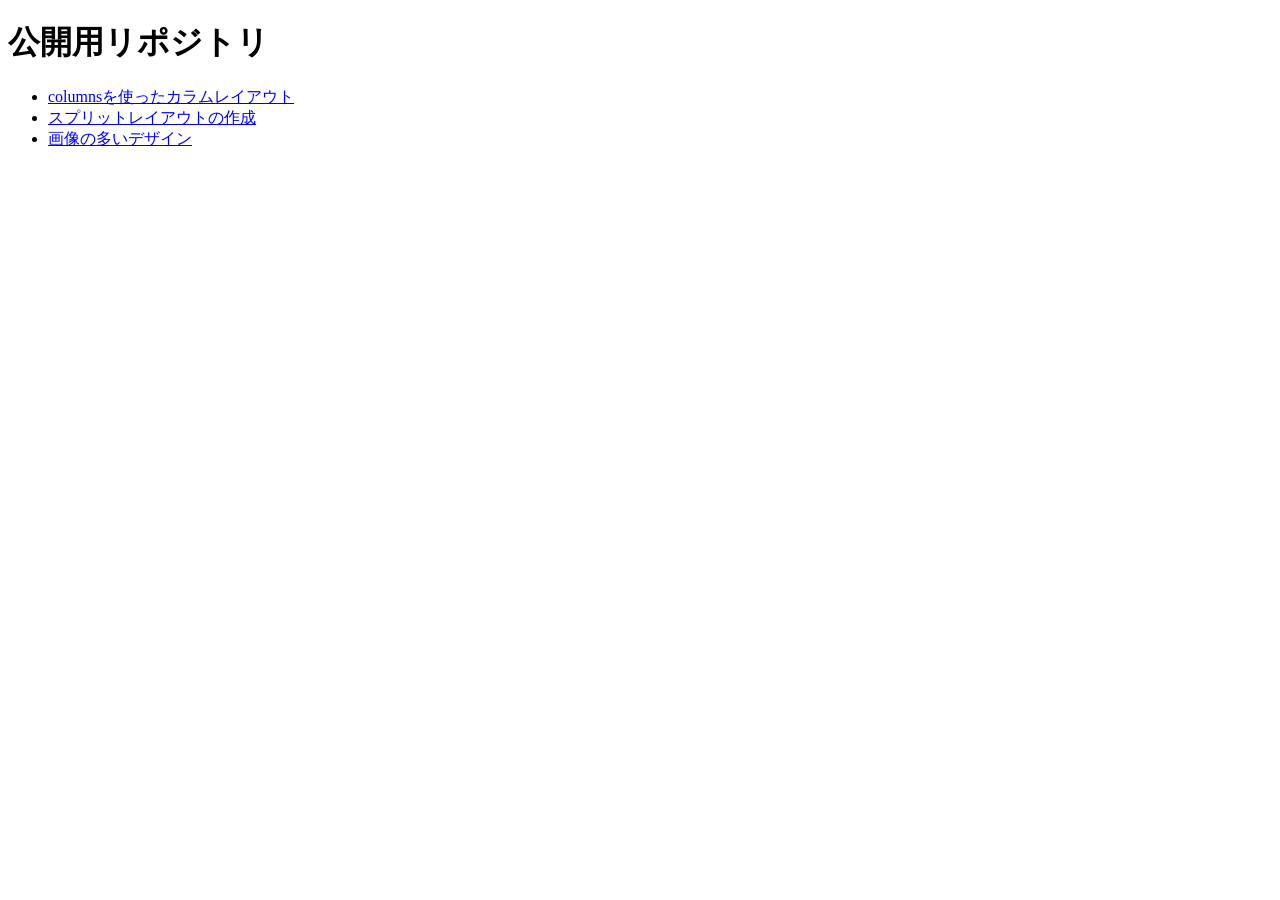
<file: index.html>
<!DOCTYPE html>
<html lang="ja">
<head>
  <meta charset="UTF-8">
  <meta name="viewport" content="width=device-width, initial-scale=1.0">
  <title>公開用リポジトリ</title>
</head>
<body>
  <h1>公開用リポジトリ</h1>
  <ul>
    <li><a href="columns/" target="_blank">columnsを使ったカラムレイアウト</a></li>
    <li><a href="sprit/">スプリットレイアウトの作成</a></li>
    <li><a href="cateva/">画像の多いデザイン</a></li>
  </ul>
</body>
</html>
</file>
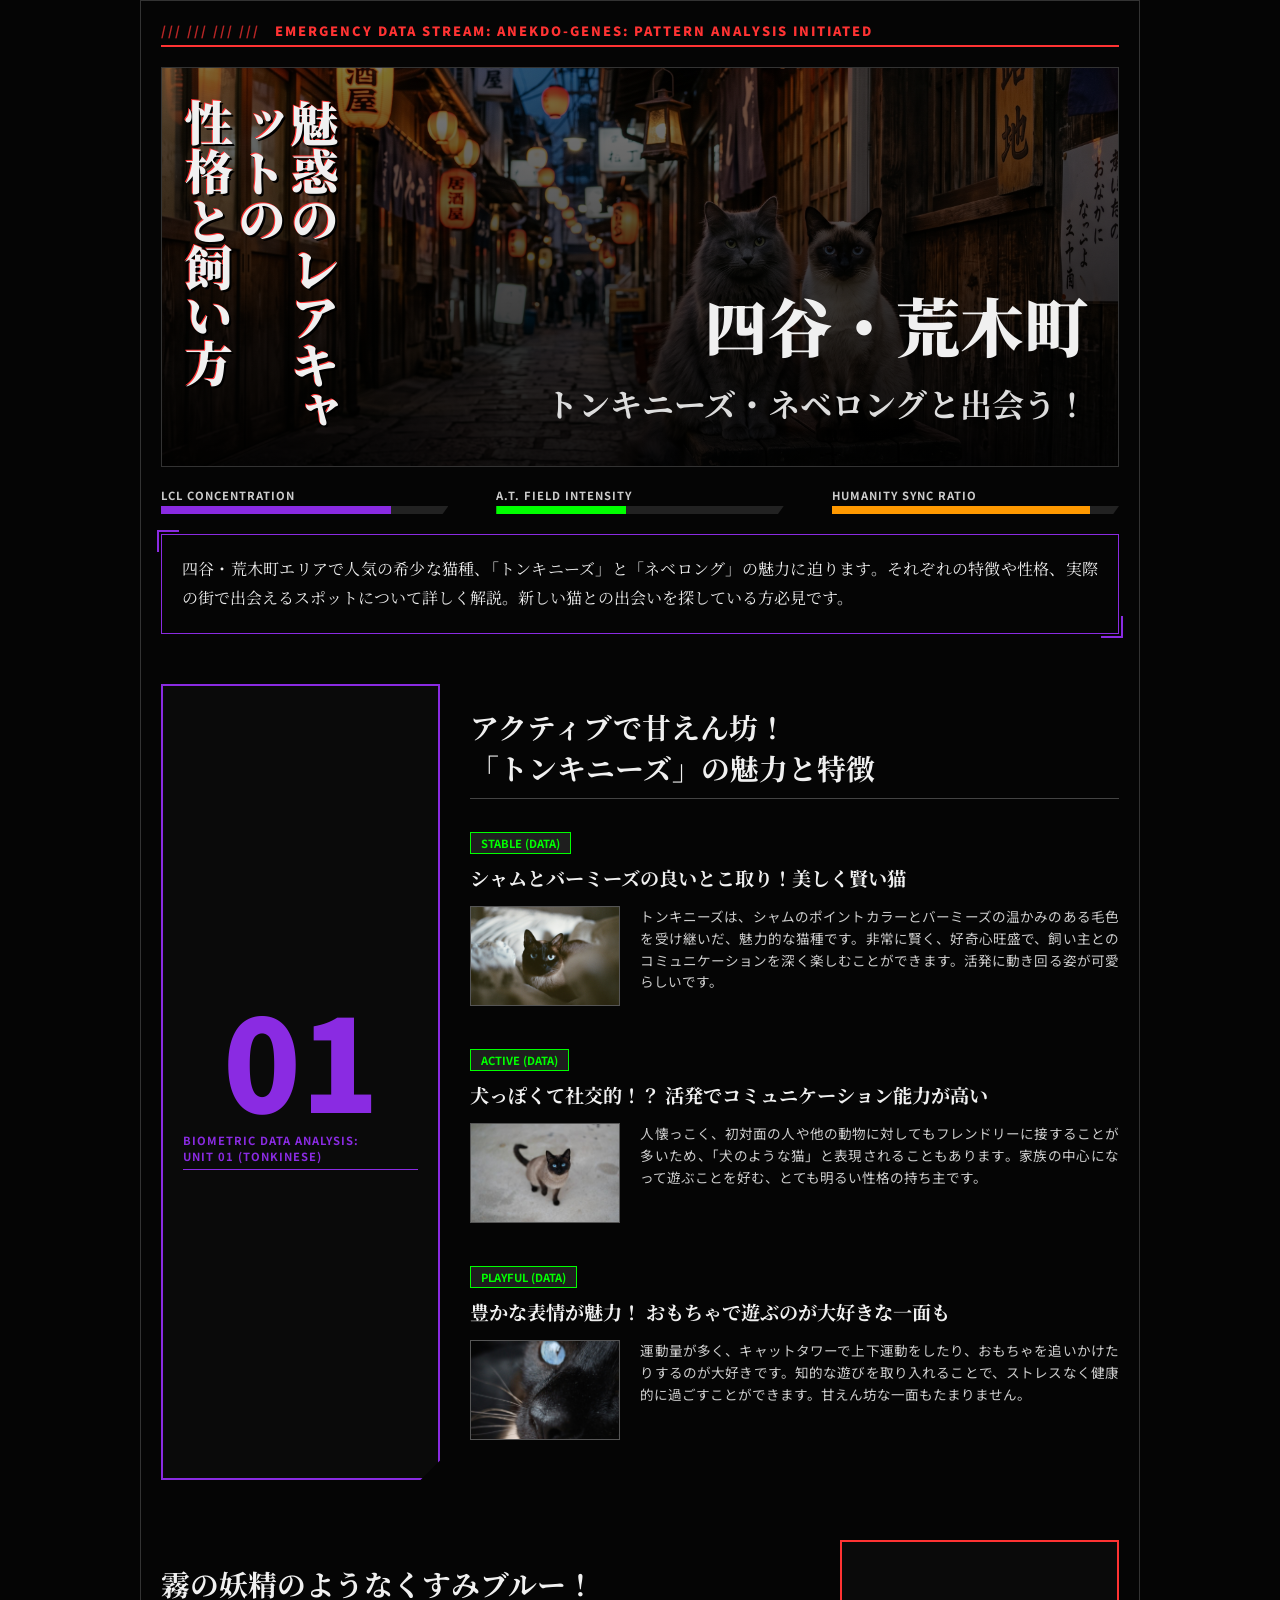
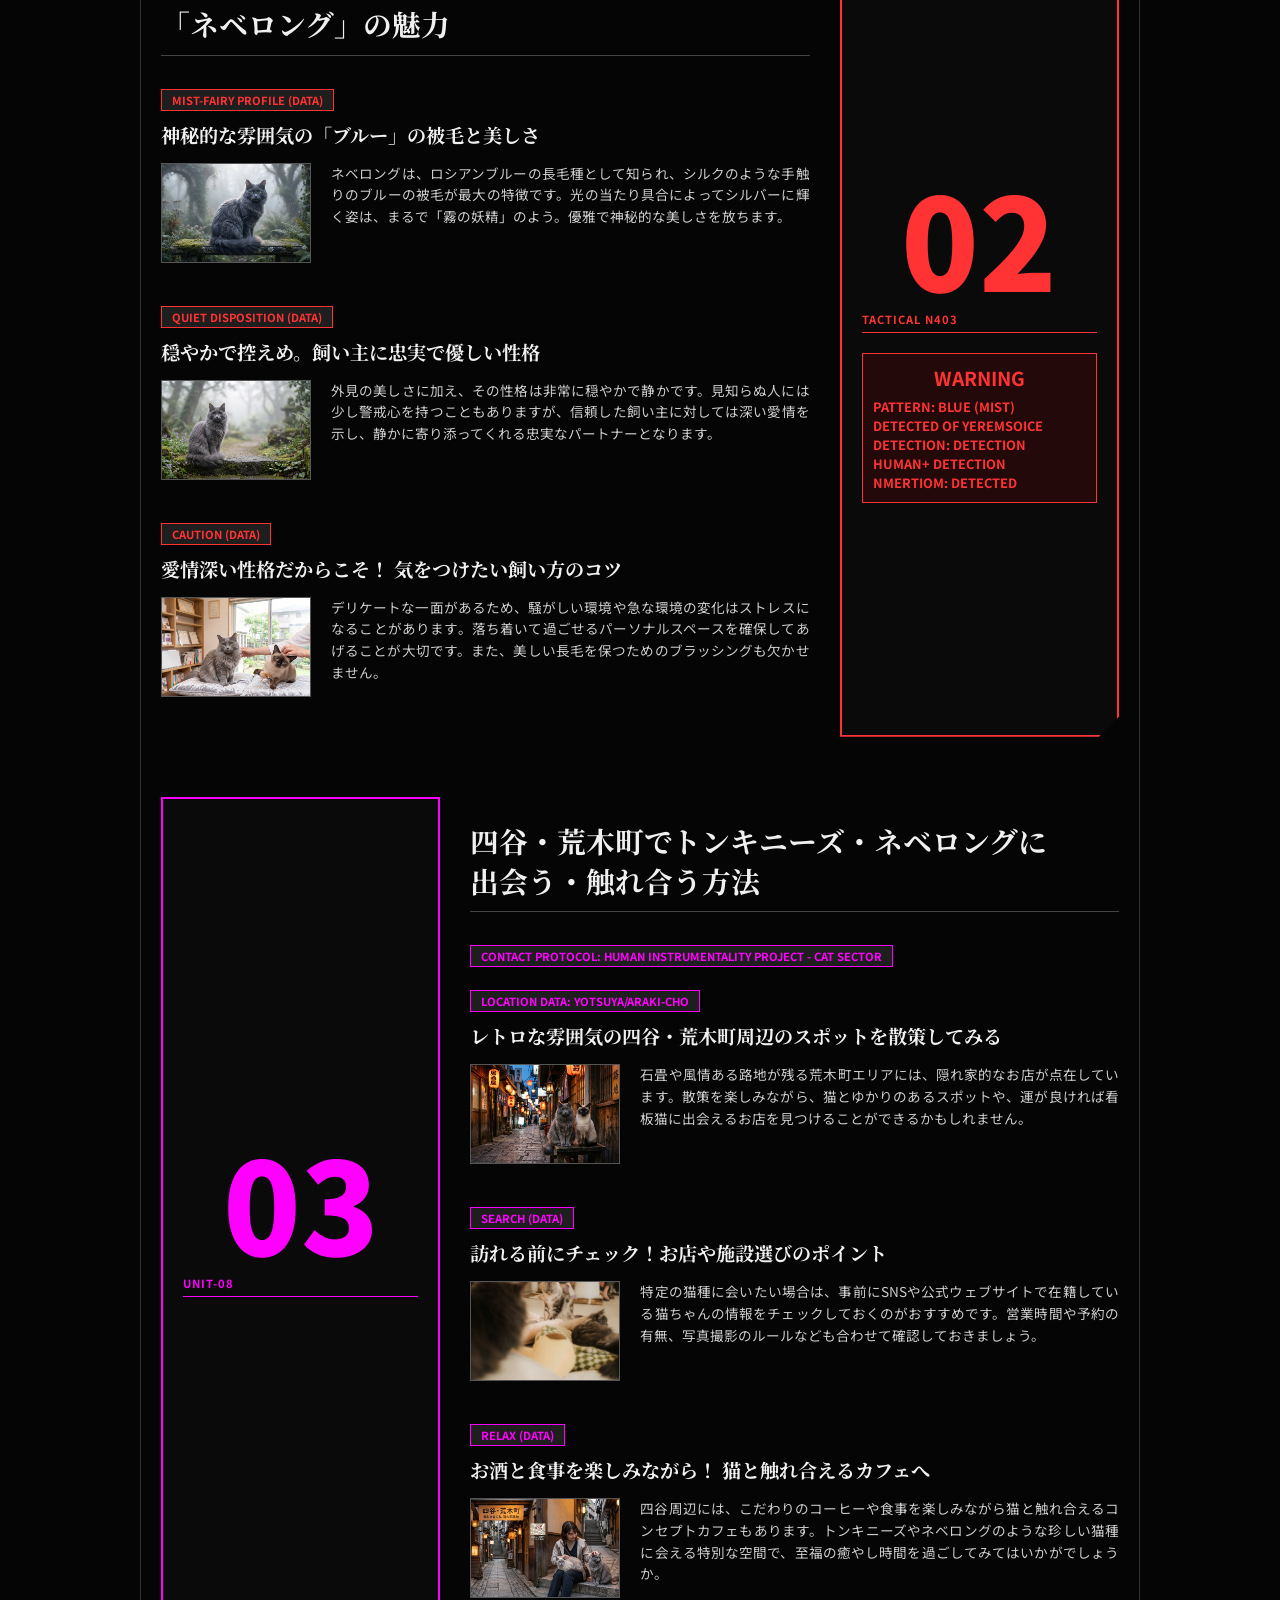
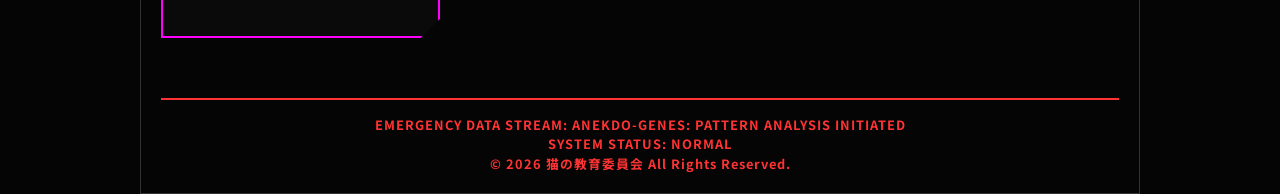
<file: cateva/index.html>
<!DOCTYPE html>
<html lang="ja">
<head>
    <meta charset="UTF-8">
    <meta name="viewport" content="width=device-width, initial-scale=1.0">
    <title>魅惑のレアキャットの性格と飼い方</title>
    <link rel="stylesheet" href="css/style.css">
</head>
<body>

<div class="eva-container">
  
  <div class="data-stream">EMERGENCY DATA STREAM: ANEKDO-GENES: PATTERN ANALYSIS INITIATED</div>

  <header class="eva-header">
    <div class="hero-section">
      <div class="title-vertical">魅惑のレアキャットの<br>性格と飼い方</div>
      <div class="main-title-wrap">
        <h1>四谷・荒木町</h1>
        <h2>トンキニーズ・ネベロングと出会う！</h2>
      </div>
    </div>

    <div class="status-bars">
      <div class="bar-container">
        <div class="bar-label">LCL CONCENTRATION</div>
        <div class="bar"><div class="bar-fill fill-purple"></div></div>
      </div>
      <div class="bar-container">
        <div class="bar-label">A.T. FIELD INTENSITY</div>
        <div class="bar"><div class="bar-fill fill-green"></div></div>
      </div>
      <div class="bar-container">
        <div class="bar-label">HUMANITY SYNC RATIO</div>
        <div class="bar"><div class="bar-fill fill-orange"></div></div>
      </div>
    </div>

    <div class="intro-text">
      四谷・荒木町エリアで人気の希少な猫種、「トンキニーズ」と「ネベロング」の魅力に迫ります。それぞれの特徴や性格、実際の街で出会えるスポットについて詳しく解説。新しい猫との出会いを探している方必見です。
    </div>
  </header>

  <!-- Section 01 -->
  <section class="eva-section">
    <div class="ui-panel purple">
      <div class="huge-number">01</div>
      <div class="ui-subtext">BIOMETRIC DATA ANALYSIS:<br>UNIT 01 (TONKINESE)</div>
    </div>
    
    <div class="content-panel">
      <h2 class="section-title">アクティブで甘えん坊！<br>「トンキニーズ」の魅力と特徴</h2>
      
      <div class="feature-item">
        <div class="data-tag tag-green">STABLE (DATA)</div>
        <h3>シャムとバーミーズの良いとこ取り！美しく賢い猫</h3>
        <div class="item-content">
          <img src="img/maude-frederique-lavoie-QVDOvNXw_Qo-unsplash.jpg" alt="美しい毛並みを持つトンキニーズの顔のアップ" class="item-img">
          <div class="item-text">
            トンキニーズは、シャムのポイントカラーとバーミーズの温かみのある毛色を受け継いだ、魅力的な猫種です。非常に賢く、好奇心旺盛で、飼い主とのコミュニケーションを深く楽しむことができます。活発に動き回る姿が可愛らしいです。
          </div>
        </div>
      </div>

      <div class="feature-item">
        <div class="data-tag tag-green">ACTIVE (DATA)</div>
        <h3>犬っぽくて社交的！？ 活発でコミュニケーション能力が高い</h3>
        <div class="item-content">
          <img src="img/pexels-aloevera-14475301.jpg" alt="飼い主に遊んでもらって喜ぶトンキニーズ" class="item-img">
          <div class="item-text">
            人懐っこく、初対面の人や他の動物に対してもフレンドリーに接することが多いため、「犬のような猫」と表現されることもあります。家族の中心になって遊ぶことを好む、とても明るい性格の持ち主です。
          </div>
        </div>
      </div>

      <div class="feature-item">
        <div class="data-tag tag-green">PLAYFUL (DATA)</div>
        <h3>豊かな表情が魅力！ おもちゃで遊ぶのが大好きな一面も</h3>
        <div class="item-content">
          <img src="img/amy-dsouza-rBNJE0HBYuk-unsplash.jpg" alt="おもちゃに夢中になって遊ぶ活発なトンキニーズ" class="item-img">
          <div class="item-text">
            運動量が多く、キャットタワーで上下運動をしたり、おもちゃを追いかけたりするのが大好きです。知的な遊びを取り入れることで、ストレスなく健康的に過ごすことができます。甘えん坊な一面もたまりません。
          </div>
        </div>
      </div>
    </div>
  </section>

  <!-- Section 02 -->
  <section class="eva-section reverse">
    <div class="ui-panel red">
      <div class="huge-number">02</div>
      <div class="ui-subtext">TACTICAL N403</div>
      <div class="warning-box">
        <div class="warning-title">WARNING</div>
        PATTERN: BLUE (MIST)<br>
        DETECTED OF YEREMSOICE<br>
        DETECTION: DETECTION<br>
        HUMAN+ DETECTION<br>
        NMERTIOM: DETECTED
      </div>
    </div>
    
    <div class="content-panel">
      <h2 class="section-title">霧の妖精のようなくすみブルー！<br>「ネベロング」の魅力</h2>
      
      <div class="feature-item">
        <div class="data-tag tag-red">MIST-FAIRY PROFILE (DATA)</div>
        <h3>神秘的な雰囲気の「ブルー」の被毛と美しさ</h3>
        <div class="item-content">
          <img src="img/Gemini_Generated_Image_9v4jvm9v4jvm9v4j.jpg" alt="光沢のあるブルーの長毛が美しいネベロング" class="item-img">
          <div class="item-text">
            ネベロングは、ロシアンブルーの長毛種として知られ、シルクのような手触りのブルーの被毛が最大の特徴です。光の当たり具合によってシルバーに輝く姿は、まるで「霧の妖精」のよう。優雅で神秘的な美しさを放ちます。
          </div>
        </div>
      </div>

      <div class="feature-item">
        <div class="data-tag tag-red">QUIET DISPOSITION (DATA)</div>
        <h3>穏やかで控えめ。飼い主に忠実で優しい性格</h3>
        <div class="item-content">
          <img src="img/Gemini_Generated_Image_b4o4kkb4o4kkb4o4.jpg" alt="静かに飼い主に寄り添う穏やかなネベロング" class="item-img">
          <div class="item-text">
            外見の美しさに加え、その性格は非常に穏やかで静かです。見知らぬ人には少し警戒心を持つこともありますが、信頼した飼い主に対しては深い愛情を示し、静かに寄り添ってくれる忠実なパートナーとなります。
          </div>
        </div>
      </div>

      <div class="feature-item">
        <div class="data-tag tag-red">CAUTION (DATA)</div>
        <h3>愛情深い性格だからこそ！ 気をつけたい飼い方のコツ</h3>
        <div class="item-content">
          <img src="img/Gemini_Generated_Image_wl541lwl541lwl54.jpg" alt="落ち着いた空間でリラックスするネベロング" class="item-img">
          <div class="item-text">
            デリケートな一面があるため、騒がしい環境や急な環境の変化はストレスになることがあります。落ち着いて過ごせるパーソナルスペースを確保してあげることが大切です。また、美しい長毛を保つためのブラッシングも欠かせません。
          </div>
        </div>
      </div>
    </div>
  </section>

  <!-- Section 03 -->
  <section class="eva-section">
    <div class="ui-panel pink">
      <div class="huge-number">03</div>
      <div class="ui-subtext">UNIT-08</div>
    </div>
    
    <div class="content-panel">
      <h2 class="section-title">四谷・荒木町でトンキニーズ・ネベロングに<br>出会う・触れ合う方法</h2>
      <div class="data-tag tag-pink" style="margin-bottom: 20px;">CONTACT PROTOCOL: HUMAN INSTRUMENTALITY PROJECT - CAT SECTOR</div>
      
      <div class="feature-item">
        <div class="data-tag tag-pink">LOCATION DATA: YOTSUYA/ARAKI-CHO</div>
        <h3>レトロな雰囲気の四谷・荒木町周辺のスポットを散策してみる</h3>
        <div class="item-content">
          <img src="img/Gemini_Generated_Image_eb77r5eb77r5eb77.jpg" alt="四谷・荒木町の風情ある石畳の路地" class="item-img">
          <div class="item-text">
            石畳や風情ある路地が残る荒木町エリアには、隠れ家的なお店が点在しています。散策を楽しみながら、猫とゆかりのあるスポットや、運が良ければ看板猫に出会えるお店を見つけることができるかもしれません。
          </div>
        </div>
      </div>

      <div class="feature-item">
        <div class="data-tag tag-pink">SEARCH (DATA)</div>
        <h3>訪れる前にチェック！お店や施設選びのポイント</h3>
        <div class="item-content">
          <img src="img/madeline-liu-d93iXCKlbBg-unsplash.jpg" alt="スマートフォンでお店の情報を調べる様子" class="item-img">
          <div class="item-text">
            特定の猫種に会いたい場合は、事前にSNSや公式ウェブサイトで在籍している猫ちゃんの情報をチェックしておくのがおすすめです。営業時間や予約の有無、写真撮影のルールなども合わせて確認しておきましょう。
          </div>
        </div>
      </div>

      <div class="feature-item">
        <div class="data-tag tag-pink">RELAX (DATA)</div>
        <h3>お酒と食事を楽しみながら！ 猫と触れ合えるカフェへ</h3>
        <div class="item-content">
          <img src="img/Gemini_Generated_Image_qaxc3lqaxc3lqaxc.jpg" alt="コーヒーとくつろぐ店内の猫" class="item-img">
          <div class="item-text">
            四谷周辺には、こだわりのコーヒーや食事を楽しみながら猫と触れ合えるコンセプトカフェもあります。トンキニーズやネベロングのような珍しい猫種に会える特別な空間で、至福の癒やし時間を過ごしてみてはいかがでしょうか。
          </div>
        </div>
      </div>
    </div>
  </section>

  <footer class="eva-footer">
    EMERGENCY DATA STREAM: ANEKDO-GENES: PATTERN ANALYSIS INITIATED<br>
    SYSTEM STATUS: NORMAL<br>
    &copy; 2026 猫の教育委員会 All Rights Reserved.
  </footer>

</div>

</body>
</html>
</file>
<file: cateva/css/style.css>
@charset "utf-8";
@import url('https://fonts.googleapis.com/css2?family=Noto+Serif+JP:wght@700;900&family=Noto+Sans+JP:wght@400;700;900&display=swap');

:root {
  --bg-color: #050505;
  --text-main: #f0f0f0;
  --purple: #8a2be2;
  --green: #00ff00;
  --red: #ff3333;
  --orange: #ff9900;
  --pink: #ff00ff;
  --border-dim: #333;
  --font-mincho: 'Noto Serif JP', serif;
  --font-gothic: 'Noto Sans JP', sans-serif;
}

body {
  background-color: var(--bg-color);
  color: var(--text-main);
  font-family: var(--font-gothic);
  margin: 0;
  padding: 0;
  box-sizing: border-box;
  overflow-x: hidden;
}

* { box-sizing: inherit; }

img {
  max-width: 100%;
  height: auto;
  vertical-align: bottom;
}

.eva-container {
  max-width: 1000px;
  margin: 0 auto;
  padding: 20px;
  border: 1px solid var(--border-dim);
  position: relative;
}

/* 警告ストリーム（上部・下部） */
.data-stream {
  color: var(--red);
  font-size: 0.8rem;
  font-weight: 900;
  letter-spacing: 2px;
  border-bottom: 2px solid var(--red);
  padding-bottom: 5px;
  margin-bottom: 20px;
  display: flex;
  align-items: center;
}
.data-stream::before {
  content: "/// /// /// ///";
  margin-right: 15px;
  opacity: 0.7;
}

/* ヘッダーエリア */
.hero-section {
  position: relative;
  height: 400px;
  /* CSSファイルがcssフォルダ内にある想定のパス */
  background: linear-gradient(rgba(0,0,0,0.5), rgba(0,0,0,0.9)), url('../img/Gemini_Generated_Image_eb77r5eb77r5eb77.jpg') center/cover;
  border: 1px solid var(--border-dim);
  padding: 30px;
  display: flex;
  flex-direction: column;
  justify-content: flex-end;
}

.title-vertical {
  position: absolute;
  top: 30px;
  left: 20px;
  writing-mode: vertical-rl;
  font-family: var(--font-mincho);
  font-size: 3rem;
  font-weight: 900;
  text-shadow: 2px 2px 0 #000, -1px -1px 0 var(--red);
  line-height: 1.1;
}

.main-title-wrap {
  text-align: right;
  font-family: var(--font-mincho);
}
.main-title-wrap h1 {
  font-size: 4rem;
  margin: 0;
  font-weight: 900;
}
.main-title-wrap h2 {
  font-size: 2rem;
  margin: 10px 0;
  color: #ddd;
}

/* ステータスバー */
.status-bars {
  display: flex;
  justify-content: space-between;
  margin: 20px 0;
  font-family: var(--font-gothic);
  font-size: 0.7rem;
  font-weight: bold;
  letter-spacing: 1px;
}
.bar-container {
  width: 30%;
}
.bar-label { margin-bottom: 3px; color: #ccc; }
.bar {
  height: 8px;
  background: #222;
  position: relative;
  clip-path: polygon(0 0, 100% 0, 98% 100%, 0% 100%);
}
.bar-fill { height: 100%; }
.fill-purple { width: 80%; background-color: var(--purple); }
.fill-green { width: 45%; background-color: var(--green); }
.fill-orange { width: 90%; background-color: var(--orange); }

/* 導入テキスト */
.intro-text {
  border: 1px solid var(--purple);
  padding: 20px;
  font-family: var(--font-mincho);
  line-height: 1.8;
  text-align: justify;
  position: relative;
  margin-bottom: 50px;
}
/* カッコ（「」）のような装飾 */
.intro-text::before, .intro-text::after {
  content: '';
  position: absolute;
  width: 20px; height: 20px;
  border: 2px solid var(--purple);
}
.intro-text::before { top: -5px; left: -5px; border-right: none; border-bottom: none; }
.intro-text::after { bottom: -5px; right: -5px; border-left: none; border-top: none; }

/* セクション共通レイアウト */
.eva-section {
  display: flex;
  gap: 30px;
  margin-bottom: 60px;
}
.eva-section.reverse {
  flex-direction: row-reverse;
}

/* UIパネル */
.ui-panel {
  width: 30%;
  border: 2px solid;
  padding: 20px;
  position: relative;
  clip-path: polygon(0 0, 100% 0, 100% calc(100% - 20px), calc(100% - 20px) 100%, 0 100%);
  display: flex;
  flex-direction: column;
  justify-content: center;
  background: rgba(255,255,255,0.02);
}
.ui-panel.purple { border-color: var(--purple); color: var(--purple); }
.ui-panel.red { border-color: var(--red); color: var(--red); }
.ui-panel.pink { border-color: var(--pink); color: var(--pink); }

.huge-number {
  font-size: 8rem;
  font-weight: 900;
  line-height: 1;
  font-family: var(--font-gothic);
  text-align: center;
}
.ui-subtext {
  font-size: 0.7rem;
  letter-spacing: 1px;
  font-weight: bold;
  text-transform: uppercase;
  margin-top: 10px;
  border-bottom: 1px solid currentColor;
  padding-bottom: 5px;
}

/* 警告ボックス */
.warning-box {
  margin-top: 20px;
  border: 1px solid var(--red);
  padding: 10px;
  background: rgba(255,0,0,0.1);
  color: var(--red);
  font-size: 0.8rem;
  font-weight: bold;
}
.warning-title { font-size: 1.2rem; text-align: center; margin-bottom: 5px; }

/* コンテンツパネル */
.content-panel {
  width: 70%;
}
.section-title {
  font-family: var(--font-mincho);
  font-size: 1.8rem;
  border-bottom: 1px solid #444;
  padding-bottom: 10px;
  margin-bottom: 30px;
  line-height: 1.4;
}

.feature-item {
  margin-bottom: 40px;
}
.data-tag {
  display: inline-block;
  border: 1px solid;
  padding: 2px 10px;
  font-size: 0.7rem;
  font-weight: bold;
  margin-bottom: 10px;
  background: rgba(255,255,255,0.1);
}
.tag-green { border-color: var(--green); color: var(--green); }
.tag-red { border-color: var(--red); color: var(--red); }
.tag-pink { border-color: var(--pink); color: var(--pink); }

.feature-item h3 {
  font-family: var(--font-mincho);
  font-size: 1.2rem;
  margin: 0 0 15px 0;
}

.item-content {
  display: flex;
  gap: 20px;
}
.item-img {
  width: 150px;
  height: 100px;
  background: #333;
  object-fit: cover;
  border: 1px solid #555;
}
.item-text {
  flex: 1;
  font-size: 0.85rem;
  line-height: 1.6;
  color: #ccc;
  text-align: justify;
}

/* フッター */
.eva-footer {
  border-top: 2px solid var(--red);
  padding-top: 15px;
  color: var(--red);
  font-size: 0.8rem;
  font-weight: bold;
  letter-spacing: 1px;
  line-height: 1.5;
  text-align: center;
}

@media (max-width: 768px) {
  .eva-section, .eva-section.reverse {
    flex-direction: column;
  }
  .ui-panel, .content-panel {
    width: 100%;
  }
  .item-content {
    flex-direction: column;
  }
  .item-img {
    width: 100%;
    height: auto;
    aspect-ratio: 16/9;
  }
  .title-vertical {
    position: static;
    writing-mode: horizontal-tb;
    font-size: 2rem;
    margin-bottom: 10px;
  }
  .main-title-wrap h1 { font-size: 2.5rem; }
}
</file>
